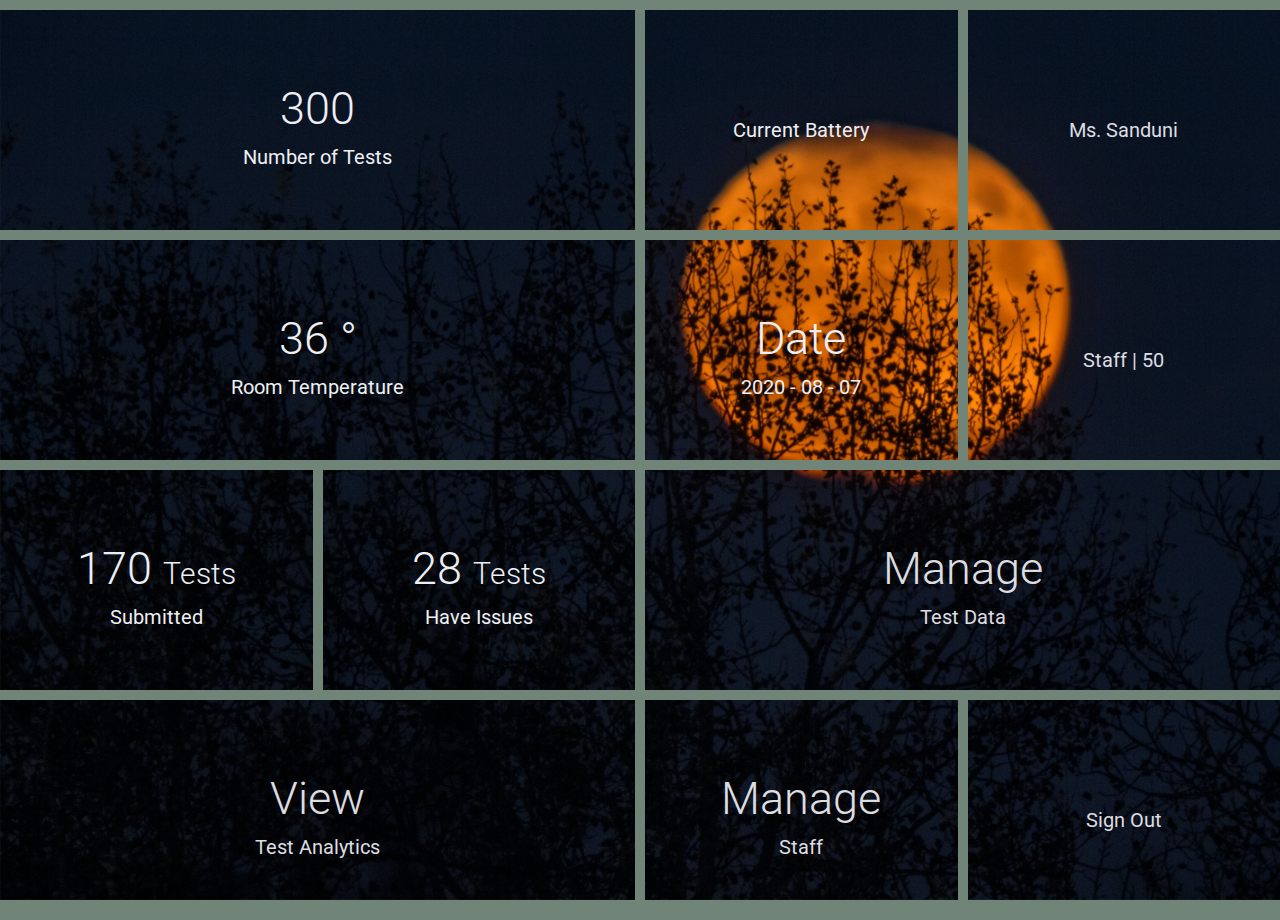
<file: Dashboard_img/Dashboard/index.html>
<!DOCTYPE html>
<html lang="en">
<head>
    <meta charset="UTF-8">
    <meta name="viewport" content="width=device-width, initial-scale=1.0">
    <title>Chemistry Lab Dashboard</title>
    <link rel="stylesheet" href="https://cdnjs.cloudflare.com/ajax/libs/font-awesome/5.14.0/css/all.min.css" integrity="sha512-1PKOgIY59xJ8Co8+NE6FZ+LOAZKjy+KY8iq0G4B3CyeY6wYHN3yt9PW0XpSriVlkMXe40PTKnXrLnZ9+fkDaog==" crossorigin="anonymous" />
    <link rel="stylesheet" href="./style.css">
</head>
<body>
   
    <div class="container">
        <div class="size1">
            <h2>300 <span><i class="fas fa-vials"></i></span></h2>
            <p>Number of Tests</p>
        </div>
        <div class="size1">
            <h2><i class="fas fa-battery-three-quarters"></i></h2>
            <p>Current Battery</p>
        </div>
        <div class="size2">
            <h2><i class="fas fa-user"></i></h2>
            <p>Ms. Sanduni</p>
        </div>
        <div class="size1">
            <h2>36 &deg;</span></h2>
            <p>Room Temperature</p>
        </div>
        <div class="size1">
            <h2>Date <span><i class="fas fa-calendar-day"></i></span></h2>
            <p>2020 - 08 - 07</p>
        </div>
        <div class="size2">
            <h2><i class="fas fa-vials"></i></h2>
            <p>Staff | 50</p>
        </div>
        <div class="size1">
            <h2>170 <span>Tests</span></h2>
            <p>Submitted</p>
        </div>
        <div class="size1">
            <h2>28 <span>Tests</span></h2>
            <p>Have Issues</p>
        </div>
        <div class="size2">
            <h2>Manage <span><i class="fas fa-tabel"></i></span></h2>
            <p>Test Data</p>
        </div>
        <div class="size2">
            <h2>View <span><i class="fas fa-chart-bar"></i></span></h2>
            <p>Test Analytics</p>
        </div>
        <div class="size2">
            <h2>Manage <span><i class="fas fa-users-cog"></i></span></h2>
            <p>Staff</p>
        </div>
        <div class="size2">
            <h2><i class="fas fa-sign-out-alt"></i></h2>
            <p>Sign Out</p>
        </div>
    </div>
</body>
</html>
</file>
<file: Dashboard_img/Dashboard/style.css>
@import url('https://fonts.googleapis.com/css2?family=Roboto&display=swap');


*{
    box-sizing: border-box;
    margin: 0;
    padding: 0;
}


body{
    background-color: #1a39259f;
    color: #fff;
    font-family: 'Roboto', sans-serif;
}

.container{
    display: grid;
    grid-template-columns: repeat(4, 1fr);
    grid-gap: 10px;
    position: relative;
    margin-top: 10px;
}

h2{
    font-size: 45px;
    font-weight: 300;
    margin: 10px;
}

h2 span{
    font-size: 30px;
}

p{
    font-size: 20px;
}


.container > div{
    cursor: pointer;
    height: 220px;
    position: relative;
    background-size: cover;
    background-attachment: fixed;

  
    display: flex;
    flex-direction: column;
    align-items: center;
    justify-content: center;
    text-align: center;

   
    transition: all;
    transition-duration: 0.5s;
    transition-timing-function: ease-in;
}


.container:hover div{
    opacity: 0.1;
}

.container > div:hover{
    opacity: 0.7;
    transform: scale(1.05);
    color: #dedde4;
}

.size1{
    background: url(./img/2.jpg);
    color: #edeff4;

  
    animation-name: entrance1;
    animation-duration: 3s;
    animation-fill-mode: forwards;
    animation-timing-function: ease-out;
}

@keyframes entrance1{
    0%{
        top: -1000px;
    }

    100%{
        top: 0;
    }
}

.size2{
    background: url(./img/2.jpg);
    color: #dcdde1;

  
    animation-name: entrance2;
    animation-duration: 3s;
    animation-fill-mode: forwards;
    animation-timing-function: ease-out;
}

@keyframes entrance2{
    0%{
        right: -2000px;
    }

    100%{
        right: 0;
    }
}


.container >div:nth-of-type(1){
    grid-column: 1/3;
}

.container >div:nth-of-type(4){
    grid-column: 1/3;
}

.container >div:nth-of-type(9){
    grid-column: 3/5;
}

.container >div:nth-of-type(10){
    grid-column: 1/3;
}


@media(max-width:900px){
    .container > div{
        height: 195px;
    }

    h2{
        font-size: 38px;
    }

    h2 span{
        font-size: 23px;
    }

    p{
        font-size: 17px;
    }
}

@media(max-width:800px){
    .container > div{
        height: 180px;
    }

    h2{
        font-size: 34px;
    }

    h2 span{
        font-size: 20px;
    }

    p{
        font-size: 15px;
    }
}

@media(max-width:700px){
    .container{
        display: block;
        top: 12px;
    }

    .container > div{
        height: 160px;
        margin-bottom: 20px;
    }
}
</file>
